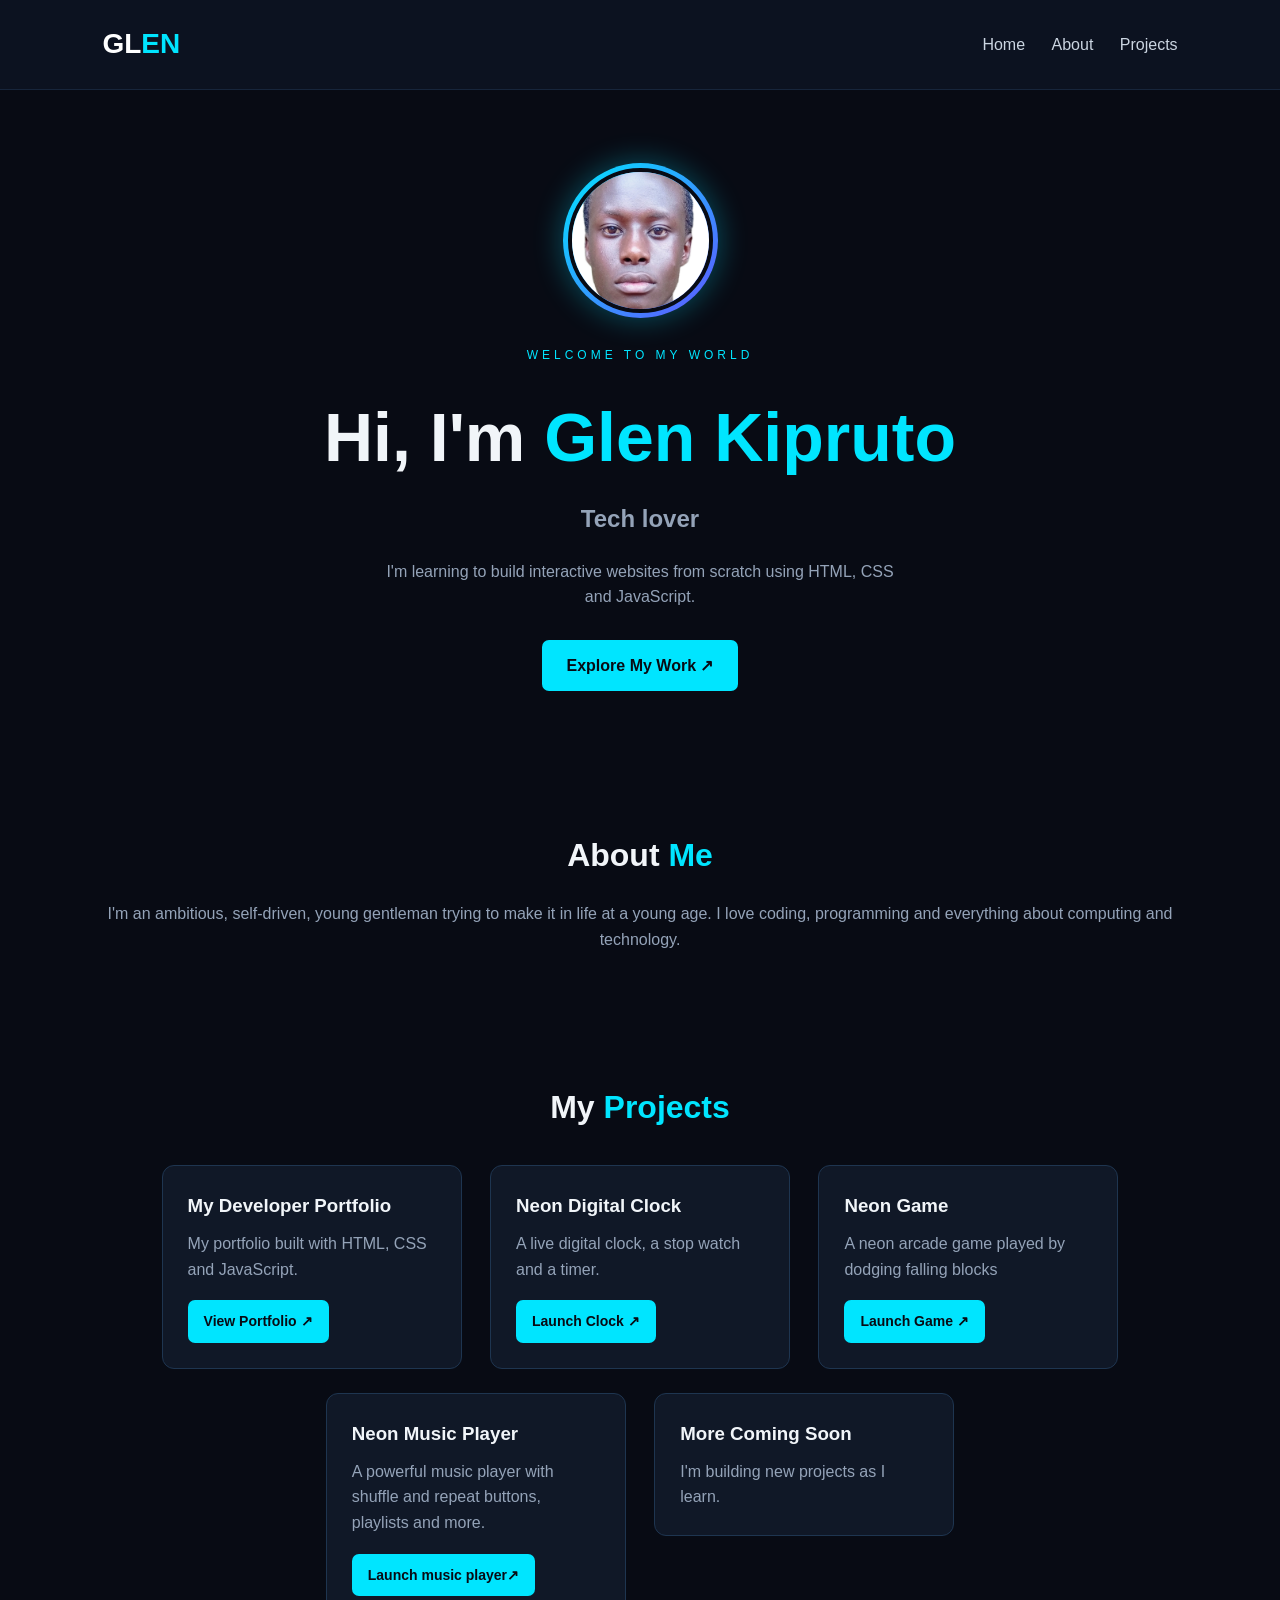
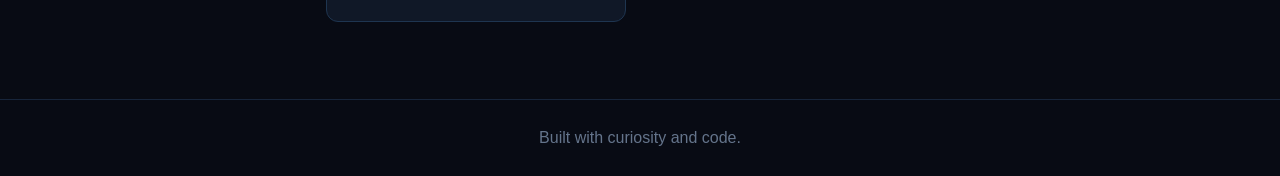
<file: index.html>
<!DOCTYPE html>
<html lang="en">

<head>
    <meta charset="UTF-8">
    <meta name="viewport" content="width=device-width, initial-scale=1.0">
    <title>Glen Kipruto</title>
    <link rel="stylesheet" href="style.css">
</head>

<body>


    <nav class="navbar">
        <h2 class="logo">GL<span>EN</span></h2>

        <button class="menu-toggle" id="menu-toggle" aria-label="Open navigation menu" aria-expanded="false"
            aria-controls="nav-links">
            ☰
        </button>

        <div class="nav-links" id="nav-links">
            <a href="#home">Home</a>
            <a href="#about">About</a>
            <a href="#projects">Projects</a>
        </div>
    </nav>



    <section id="home" class="hero">
        <div class="profile-glow">
            <img src="profile.jpg" alt="My profile photo" class="profile-photo">
        </div>

        <p class="tag">WELCOME TO MY WORLD</p>

        <h1>Hi, I'm <span>Glen Kipruto</span></h1>

        <h2>Tech lover</h2>

        <p class="intro">
            I'm learning to build interactive websites from scratch using HTML, CSS and JavaScript.

        </p>

        <a href="#projects" class="btn">Explore My Work ↗</a>
    </section>


    <section id="about" class="section">
        <h2>About <span>Me</span></h2>
        <p>
            I'm an ambitious, self-driven, young gentleman trying to make it in life at a young age.
            I love coding, programming and everything about computing and technology.
        </p>
    </section>


    <section id="projects" class="section">
        <h2>My <span>Projects</span></h2>

        <div class="project-card">
            <h3>My Developer Portfolio</h3>
            <p>My portfolio built with HTML, CSS and JavaScript.</p>
            <a class="btn project-btn" href="#home">View Portfolio ↗</a>
        </div>

        <div class="project-card">
            <h3>Neon Digital Clock</h3>
            <p>A live digital clock, a stop watch and a timer.</p>
            <a class="btn project-btn" href="clock.html">Launch Clock ↗</a>
        </div>
        <div class="project-card">
            <h3>Neon Game</h3>
            <p>A neon arcade game played by dodging falling blocks</p>
            <a class="btn project-btn" href="game.html">Launch Game ↗</a>
        </div>
        <div class="project-card">
            <h3>Neon Music Player</h3>
            <p>A powerful music player with shuffle and repeat buttons, playlists and more.</p>
            <a class="btn project-btn" href="music.html">Launch music player↗</a>
        </div>

        <div class="project-card">
            <h3>More Coming Soon</h3>
            <p>I'm building new projects as I learn.</p>
        </div>
    </section>

    <footer>
        <p>Built with curiosity and code.</p>
    </footer>

    <script src="script.js"></script>
</body>

</html>
</file>
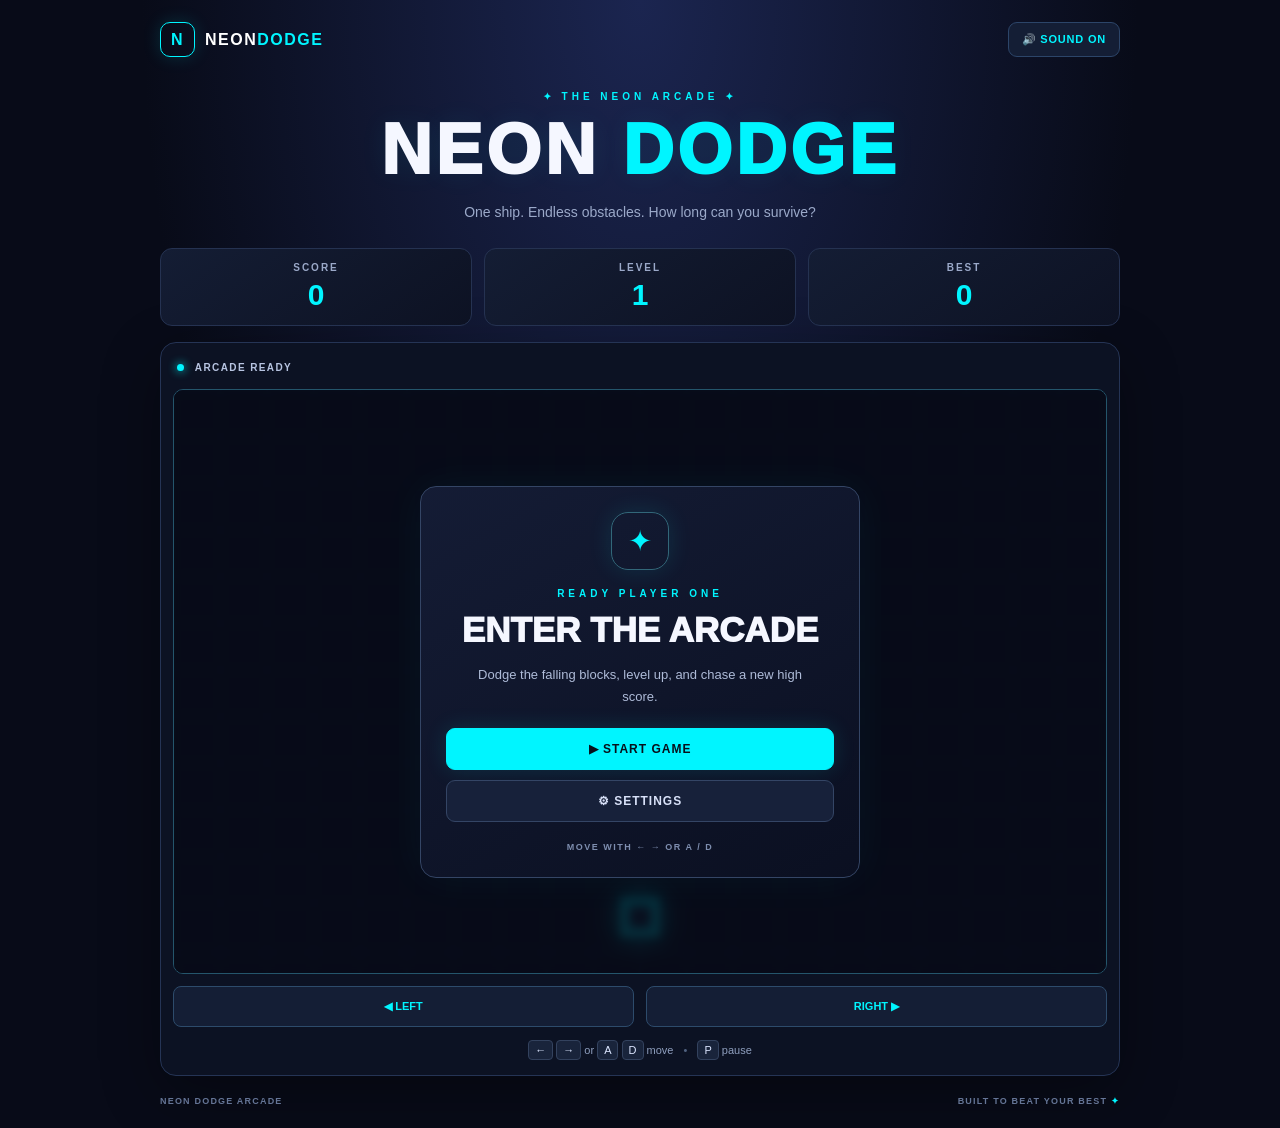
<file: NeonDodgeGame/index.html>
<!DOCTYPE html>
<html lang="en">

<head>
    <meta charset="UTF-8">
    <meta name="viewport" content="width=device-width, initial-scale=1.0">
    <meta name="theme-color" content="#080b18">
    <title>Neon Dodge | Arcade</title>
    <link rel="stylesheet" href="style.css">
    <script src="script.js" defer></script>
</head>

<body>
    <main class="arcade">
        <header class="topbar">
            <a class="brand" href="#" aria-label="Neon Dodge home">
                <span class="brand-icon">N</span>
                <span>NEON<span class="cyan">DODGE</span></span>
            </a>
            <button id="sound-toggle" class="sound-toggle" type="button">
                🔊 SOUND ON
            </button>
        </header>

        <section class="hero">
            <p class="eyebrow">✦ THE NEON ARCADE ✦</p>
            <h1>NEON <span>DODGE</span></h1>
            <p class="subtitle">One ship. Endless obstacles. How long can you survive?</p>
        </section>

        <section class="scoreboard" aria-label="Game statistics">
            <div class="score-box">
                <span>SCORE</span>
                <strong id="score">0</strong>
            </div>
            <div class="score-box">
                <span>LEVEL</span>
                <strong id="level">1</strong>
            </div>
            <div class="score-box">
                <span>BEST</span>
                <strong id="best-score">0</strong>
            </div>
        </section>

        <section class="game-panel">
            <div class="game-topline">
                <span id="game-status"><span class="status-dot"></span> ARCADE READY</span>
                <button id="pause-button" class="small-button" type="button" hidden>
                    Ⅱ PAUSE
                </button>
            </div>

            <div class="canvas-wrap">
                <canvas id="game" width="800" height="500" aria-label="Neon Dodge game area"></canvas>

                <div class="overlay" id="overlay">
                    <div class="menu-card">
                        <div class="menu-symbol" id="menu-symbol">✦</div>
                        <p class="eyebrow" id="overlay-eyebrow">READY PLAYER ONE</p>
                        <h2 id="overlay-title">ENTER THE <span>ARCADE</span></h2>
                        <p id="overlay-message">
                            Dodge the falling blocks, level up, and chase a new high score.
                        </p>

                        <div class="menu-actions">
                            <button id="start-button" class="primary-button" type="button">
                                ▶ START GAME
                            </button>
                            <button id="settings-button" class="secondary-button" type="button">
                                ⚙ SETTINGS
                            </button>
                        </div>

                        <div id="settings-panel" class="settings-panel" hidden>
                            <div class="setting-row">
                                <div>
                                    <strong>Sound effects</strong>
                                    <small>Level-ups and game events</small>
                                </div>
                                <label class="switch">
                                    <input id="sfx-setting" type="checkbox" checked>
                                    <span class="switch-track"></span>
                                </label>
                            </div>
                            <div class="setting-row">
                                <div>
                                    <strong>Arcade ambience</strong>
                                    <small>Soft synthesized background tones</small>
                                </div>
                                <label class="switch">
                                    <input id="music-setting" type="checkbox">
                                    <span class="switch-track"></span>
                                </label>
                            </div>
                            <button id="settings-back" class="secondary-button" type="button">
                                ← BACK
                            </button>
                        </div>

                        <p class="menu-hint" id="menu-hint">
                            MOVE WITH ← → OR A / D
                        </p>
                    </div>
                </div>
            </div>

            <div class="touch-controls">
                <button id="left-button" type="button" aria-label="Move left">◀ LEFT</button>
                <button id="right-button" type="button" aria-label="Move right">RIGHT ▶</button>
            </div>

            <p class="instructions">
                <kbd>←</kbd> <kbd>→</kbd> or <kbd>A</kbd> <kbd>D</kbd> move
                <span>•</span> <kbd>P</kbd> pause
            </p>
        </section>

        <footer>
            <span>NEON DODGE ARCADE</span>
            <span>BUILT TO BEAT YOUR BEST <span class="cyan">✦</span></span>
        </footer>
    </main>
</body>

</html>
</file>
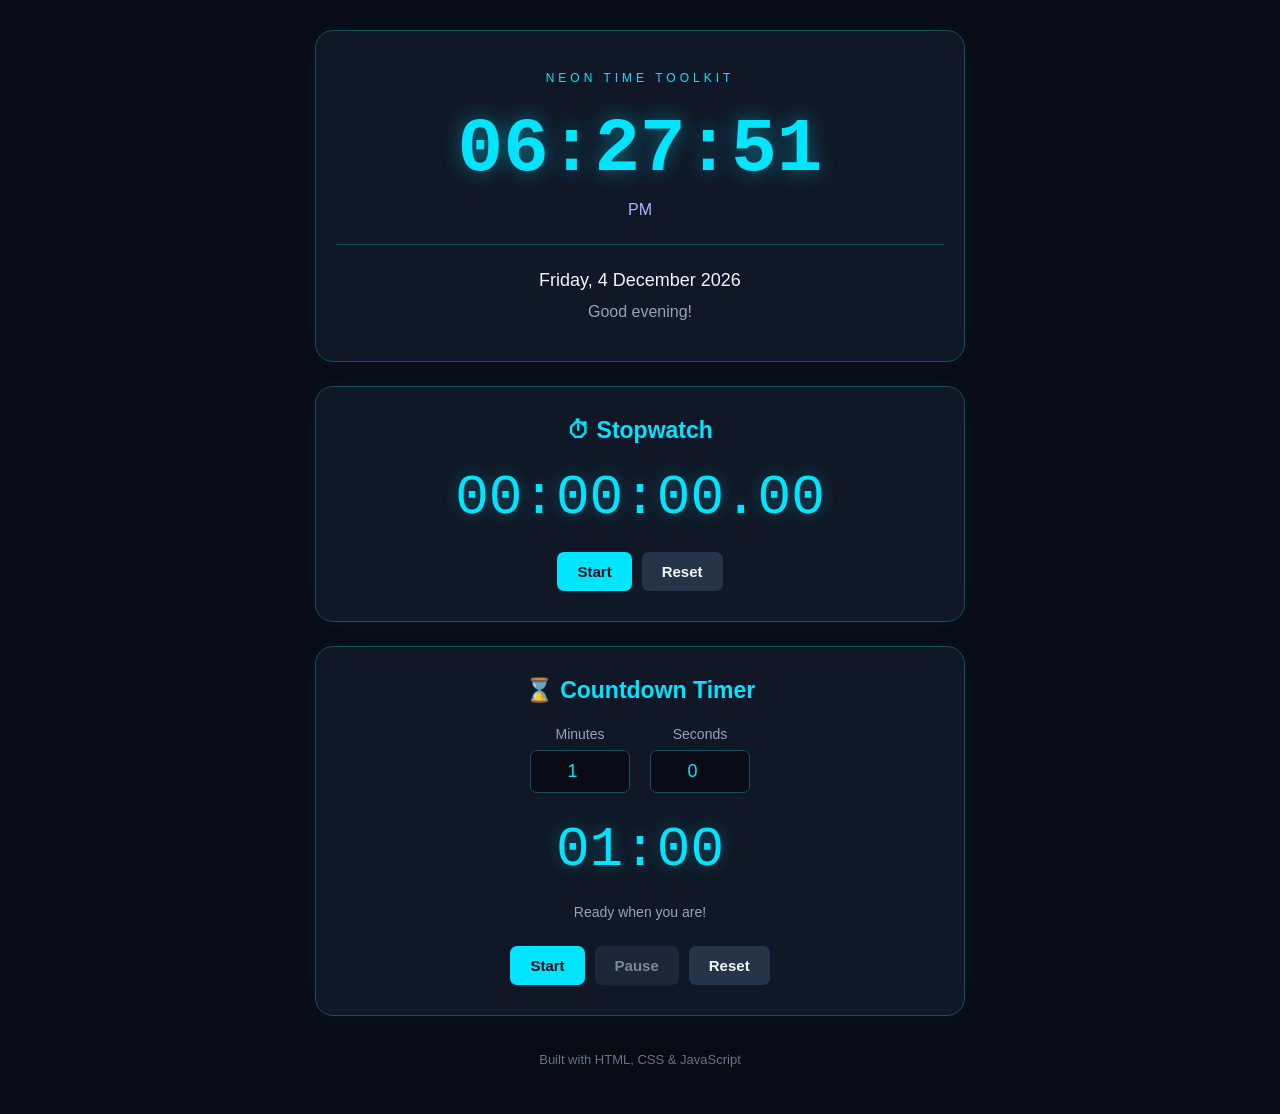
<file: clock.html>
<!DOCTYPE html>
<html lang="en">

<head>
    <meta charset="UTF-8">
    <meta name="viewport" content="width=device-width, initial-scale=1.0">
    <title>Neon Time Toolkit</title>
    <link rel="stylesheet" href="clock.css">
    <script src="clock.js" defer></script>
</head>

<body>

    <main class="app">
        <section class="clock-card">
            <p class="label">NEON TIME TOOLKIT</p>
            <h1 id="time">00:00:00</h1>
            <p id="period">AM</p>
            <div class="divider"></div>
            <p id="date">Loading date...</p>
            <p id="greeting">Welcome!</p>
        </section>

        <section class="tool-card">
            <h2>⏱ Stopwatch</h2>
            <p class="timer-display" id="stopwatch">00:00.00</p>

            <div class="controls">
                <button id="start-stopwatch">Start</button>
                <button id="reset-stopwatch" class="secondary">Reset</button>
            </div>
        </section>

        <section class="tool-card">
            <h2>⌛ Countdown Timer</h2>

            <div class="time-inputs">
                <label>
                    Minutes
                    <input type="number" id="minutes" min="0" max="999" value="1">
                </label>

                <label>
                    Seconds
                    <input type="number" id="seconds" min="0" max="59" value="0">
                </label>
            </div>

            <p class="timer-display" id="countdown">01:00</p>
            <p id="timer-message" role="status">Ready when you are!</p>

            <div class="controls">
                <button id="start-countdown">Start</button>
                <button id="pause-countdown" class="secondary">Pause</button>
                <button id="reset-countdown" class="secondary">Reset</button>
            </div>
        </section>

        <footer>Built with HTML, CSS & JavaScript</footer>
    </main>

</body>

</html>
</file>
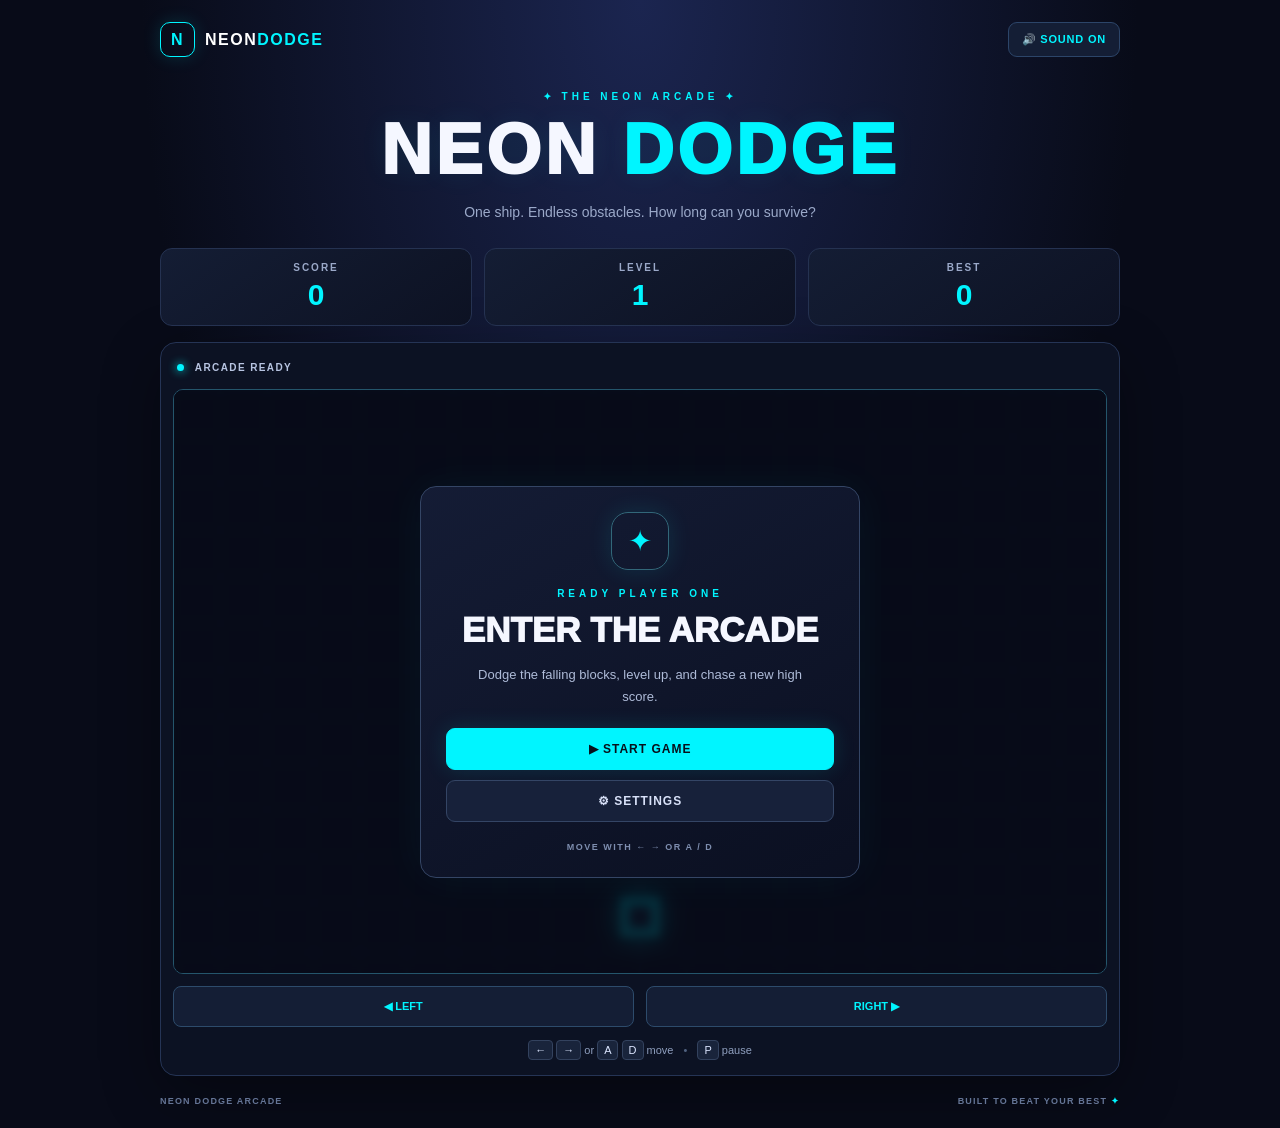
<file: game.html>
<!DOCTYPE html>
<html lang="en">

<head>
    <meta charset="UTF-8">
    <meta name="viewport" content="width=device-width, initial-scale=1.0">
    <meta name="theme-color" content="#080b18">
    <title>Neon Dodge | Arcade</title>
    <link rel="stylesheet" href="game.css">
    <script src="game.js" defer></script>
</head>

<body>
    <main class="arcade">
        <header class="topbar">
            <a class="brand" href="#" aria-label="Neon Dodge home">
                <span class="brand-icon">N</span>
                <span>NEON<span class="cyan">DODGE</span></span>
            </a>
            <button id="sound-toggle" class="sound-toggle" type="button">
                🔊 SOUND ON
            </button>
        </header>

        <section class="hero">
            <p class="eyebrow">✦ THE NEON ARCADE ✦</p>
            <h1>NEON <span>DODGE</span></h1>
            <p class="subtitle">One ship. Endless obstacles. How long can you survive?</p>
        </section>

        <section class="scoreboard" aria-label="Game statistics">
            <div class="score-box">
                <span>SCORE</span>
                <strong id="score">0</strong>
            </div>
            <div class="score-box">
                <span>LEVEL</span>
                <strong id="level">1</strong>
            </div>
            <div class="score-box">
                <span>BEST</span>
                <strong id="best-score">0</strong>
            </div>
        </section>

        <section class="game-panel">
            <div class="game-topline">
                <span id="game-status"><span class="status-dot"></span> ARCADE READY</span>
                <button id="pause-button" class="small-button" type="button" hidden>
                    Ⅱ PAUSE
                </button>
            </div>

            <div class="canvas-wrap">
                <canvas id="game" width="800" height="500" aria-label="Neon Dodge game area"></canvas>

                <div class="overlay" id="overlay">
                    <div class="menu-card">
                        <div class="menu-symbol" id="menu-symbol">✦</div>
                        <p class="eyebrow" id="overlay-eyebrow">READY PLAYER ONE</p>
                        <h2 id="overlay-title">ENTER THE <span>ARCADE</span></h2>
                        <p id="overlay-message">
                            Dodge the falling blocks, level up, and chase a new high score.
                        </p>

                        <div class="menu-actions">
                            <button id="start-button" class="primary-button" type="button">
                                ▶ START GAME
                            </button>
                            <button id="settings-button" class="secondary-button" type="button">
                                ⚙ SETTINGS
                            </button>
                        </div>

                        <div id="settings-panel" class="settings-panel" hidden>
                            <div class="setting-row">
                                <div>
                                    <strong>Sound effects</strong>
                                    <small>Level-ups and game events</small>
                                </div>
                                <label class="switch">
                                    <input id="sfx-setting" type="checkbox" checked>
                                    <span class="switch-track"></span>
                                </label>
                            </div>
                            <div class="setting-row">
                                <div>
                                    <strong>Arcade ambience</strong>
                                    <small>Soft synthesized background tones</small>
                                </div>
                                <label class="switch">
                                    <input id="music-setting" type="checkbox">
                                    <span class="switch-track"></span>
                                </label>
                            </div>
                            <button id="settings-back" class="secondary-button" type="button">
                                ← BACK
                            </button>
                        </div>

                        <p class="menu-hint" id="menu-hint">
                            MOVE WITH ← → OR A / D
                        </p>
                    </div>
                </div>
            </div>

            <div class="touch-controls">
                <button id="left-button" type="button" aria-label="Move left">◀ LEFT</button>
                <button id="right-button" type="button" aria-label="Move right">RIGHT ▶</button>
            </div>

            <p class="instructions">
                <kbd>←</kbd> <kbd>→</kbd> or <kbd>A</kbd> <kbd>D</kbd> move
                <span>•</span> <kbd>P</kbd> pause
            </p>
        </section>

        <footer>
            <span>NEON DODGE ARCADE</span>
            <span>BUILT TO BEAT YOUR BEST <span class="cyan">✦</span></span>
        </footer>
    </main>
</body>

</html>
</file>
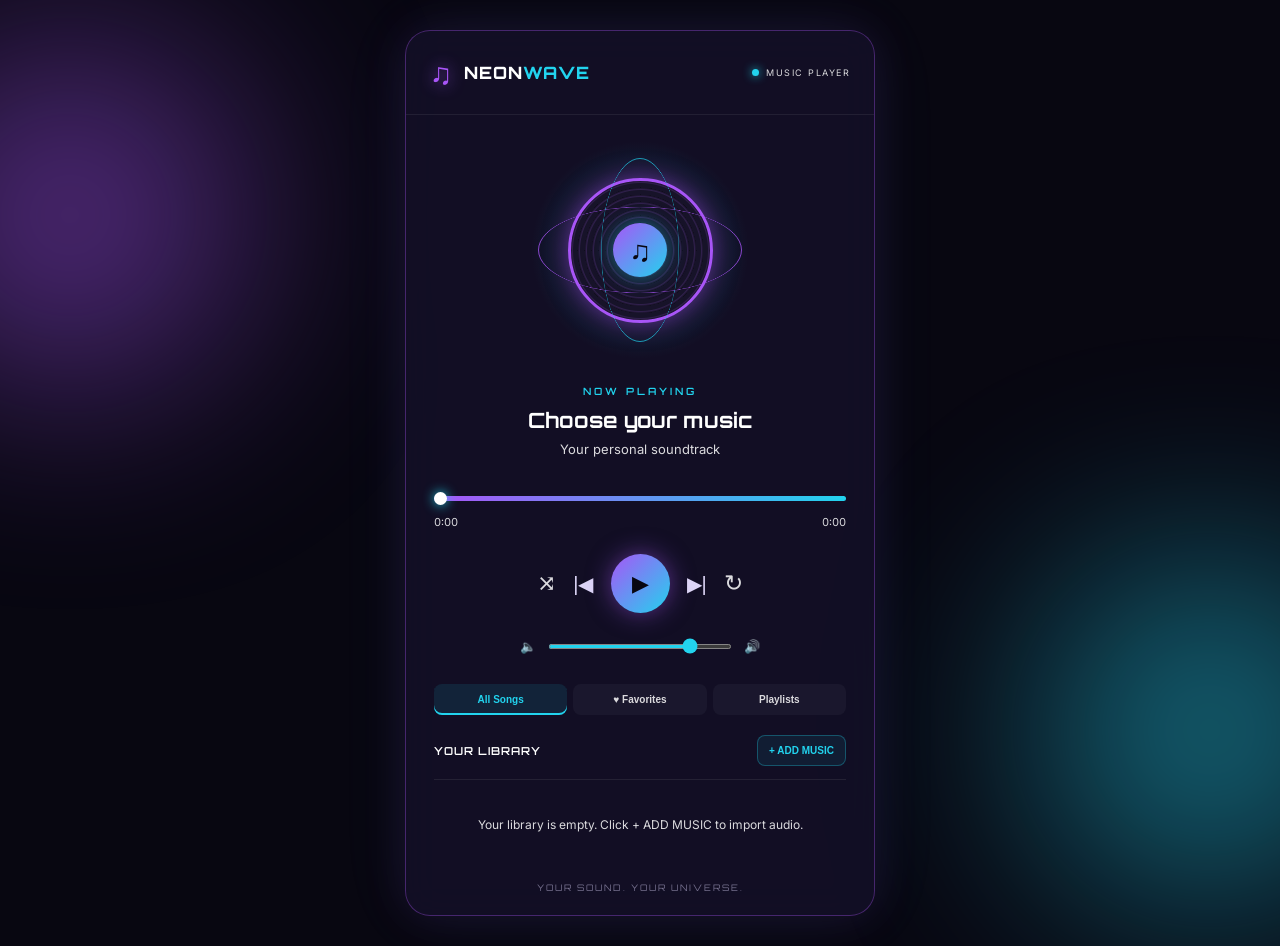
<file: music.html>
<!DOCTYPE html>
<html lang="en">

<head>
    <meta charset="UTF-8">
    <meta name="viewport" content="width=device-width, initial-scale=1.0">
    <title>NeonWave | Music Player</title>
    <link rel="stylesheet" href="music.css">
    <script src="music.js" defer></script>
</head>

<body>
    <div class="background-glow glow-one"></div>
    <div class="background-glow glow-two"></div>

    <main class="player">
        <header class="topbar">
            <div class="brand">
                <span class="brand-icon">♫</span>
                <span>NEON<span class="cyan">WAVE</span></span>
            </div>
            <span class="status"><span></span> MUSIC PLAYER</span>
        </header>

        <section class="content">
            <div class="artwork" id="artwork">
                <div class="art-orbit orbit-one"></div>
                <div class="art-orbit orbit-two"></div>
                <div class="vinyl">
                    <div class="vinyl-center">♫</div>
                </div>
                <div class="equalizer" id="equalizer">
                    <i></i><i></i><i></i><i></i><i></i>
                    <i></i><i></i><i></i><i></i><i></i>
                </div>
            </div>

            <p class="eyebrow">NOW PLAYING</p>
            <h1 id="song-title">Choose your music</h1>
            <p class="artist" id="song-artist">Your personal soundtrack</p>

            <audio id="audio"></audio>

            <div class="progress-section">
                <input type="range" id="progress" min="0" max="100" value="0" aria-label="Song progress">
                <div class="time-row">
                    <span id="current-time">0:00</span>
                    <span id="duration">0:00</span>
                </div>
            </div>

            <div class="controls">
                <button id="shuffle" class="small-control" title="Shuffle">⤨</button>
                <button id="previous" class="control" title="Previous song">|◀</button>
                <button id="play" class="play-button" title="Play">▶</button>
                <button id="next" class="control" title="Next song">▶|</button>
                <button id="repeat" class="small-control" title="Repeat">↻</button>
            </div>

            <div class="volume-row">
                <span>🔈</span>
                <input type="range" id="volume" min="0" max="1" step="0.01" value="0.8" aria-label="Volume">
                <span>🔊</span>
            </div>

            <div class="library">
                <nav class="library-tabs" aria-label="Music library">
                    <button class="library-tab active" data-view="all">
                        All Songs
                    </button>
                    <button class="library-tab" data-view="favorites">
                        ♥ Favorites
                    </button>
                    <button class="library-tab" data-view="playlists">
                        Playlists
                    </button>
                </nav>

                <div id="playlist-panel">
                    <div class="playlist-heading">
                        <h2 id="library-title">YOUR LIBRARY</h2>
                        <button id="add-music">+ ADD MUSIC</button>
                        <input type="file" id="file-picker" accept="audio/*,.mp3,.wav,.ogg,.m4a,.aac,.flac" multiple
                            hidden>
                    </div>

                    <div id="custom-playlists"></div>

                    <div id="playlist" class="playlist">
                        <p class="empty-message">
                            Add your music to start your library.
                        </p>
                    </div>
                </div>
            </div>

            <p class="footer">YOUR SOUND. YOUR UNIVERSE.</p>
        </section>
    </main>

    <dialog id="create-playlist-dialog" class="music-dialog">
        <form id="create-playlist-form">
            <h2>Create a playlist</h2>
            <label for="new-playlist-name">Playlist name</label>
            <input id="new-playlist-name" maxlength="50" placeholder="e.g. My Chill Mix" required>
            <div class="dialog-actions">
                <button type="button" id="cancel-playlist">Cancel</button>
                <button type="submit" class="dialog-primary">Create</button>
            </div>
        </form>
    </dialog>

    <dialog id="add-to-playlist-dialog" class="music-dialog">
        <form id="add-to-playlist-form">
            <h2>Add to playlist</h2>
            <p id="selected-song-name"></p>
            <label for="target-playlist">Choose a playlist</label>
            <select id="target-playlist" required></select>
            <div class="dialog-actions">
                <button type="button" id="cancel-add">Cancel</button>
                <button type="submit" class="dialog-primary">Add song</button>
            </div>
        </form>
    </dialog>
</body>

</html>
</file>
<file: style.css>
* {
    margin: 0;
    padding: 0;
    box-sizing: border-box;
}

html {
    scroll-behavior: smooth;
}

body {
    background: #080b14;
    color: #f1f5f9;
    font-family: Arial, sans-serif;
    line-height: 1.6;
}

span {
    color: #00e5ff;
}

.navbar {
    display: flex;
    justify-content: space-between;
    align-items: center;
    padding: 22px 8%;
    background: #0c1220;
    border-bottom: 1px solid #17253b;
}

.logo {
    font-size: 28px;
    color: white;
}

.nav-links a {
    color: #cbd5e1;
    text-decoration: none;
    margin-left: 22px;
}

.nav-links a:hover {
    color: #00e5ff;
}

.hero {
    min-height: 75vh;
    display: flex;
    flex-direction: column;
    justify-content: center;
    align-items: center;
    text-align: center;
    padding: 60px 20px;
}

.tag {
    color: #00e5ff;
    letter-spacing: 4px;
    font-size: 12px;
    margin-bottom: 18px;
}

.hero h1 {
    font-size: clamp(38px, 7vw, 68px);
    margin-bottom: 8px;
}

.hero h2 {
    color: #94a3b8;
    font-size: 24px;
}

.intro {
    max-width: 520px;
    margin: 20px 0 30px;
    color: #94a3b8;
}

.btn {
    padding: 13px 25px;
    background: #00e5ff;
    color: #080b14;
    text-decoration: none;
    border-radius: 7px;
    font-weight: bold;
    transition: 0.3s;
}

.btn:hover {
    box-shadow: 0 0 25px #00e5ff80;
    transform: translateY(-3px);
}

.section {
    padding: 65px 8%;
    text-align: center;
}

.section h2 {
    font-size: 32px;
    margin-bottom: 20px;
}

.section>p {
    color: #94a3b8;
}

.project-card {
    display: inline-block;
    vertical-align: top;
    text-align: left;
    background: #101827;
    border: 1px solid #1e3550;
    border-radius: 12px;
    padding: 25px;
    margin: 12px;
    width: min(100%, 300px);
    transition: 0.3s;
}

.project-card:hover {
    border-color: #00e5ff;
    transform: translateY(-5px);
}

.project-card p {
    color: #94a3b8;
    margin-top: 10px;
}

footer {
    text-align: center;
    padding: 25px;
    color: #64748b;
    border-top: 1px solid #17253b;
}

/* Profile photo */
.profile-glow {
    width: 155px;
    height: 155px;
    padding: 5px;
    border-radius: 50%;
    margin-bottom: 28px;
    background: linear-gradient(135deg, #00e5ff, #6155ff);
    box-shadow: 0 0 30px #00e5ff55;
    animation: float 3s ease-in-out infinite;
}

.profile-photo {
    width: 100%;
    height: 100%;
    border-radius: 50%;
    object-fit: cover;
    border: 4px solid #080b14;
}

/* Entrance animation */
.hero>* {
    animation: appear 0.8s ease both;
}

.hero>*:nth-child(2) {
    animation-delay: 0.15s;
}

.hero>*:nth-child(3) {
    animation-delay: 0.3s;
}

.hero>*:nth-child(4) {
    animation-delay: 0.45s;
}

.hero>*:nth-child(5) {
    animation-delay: 0.6s;
}

@keyframes appear {
    from {
        opacity: 0;
        transform: translateY(20px);
    }

    to {
        opacity: 1;
        transform: translateY(0);
    }
}

@keyframes float {

    0%,
    100% {
        transform: translateY(0);
    }

    50% {
        transform: translateY(-8px);
    }
}

/* Respect reduced-motion preferences */
@media (prefers-reduced-motion: reduce) {

    *,
    *::before,
    *::after {
        animation: none !important;
        scroll-behavior: auto !important;
    }
}

/* Mobile menu button */
.menu-toggle {
    display: none;
    background: transparent;
    color: #00e5ff;
    border: 1px solid #00e5ff;
    border-radius: 6px;
    padding: 5px 12px;
    font-size: 25px;
    cursor: pointer;
}

/* Phone and small tablet layout */
@media (max-width: 600px) {
    .navbar {
        position: relative;
        flex-wrap: wrap;
    }

    .menu-toggle {
        display: block;
    }

    .nav-links {
        display: none;
        flex-direction: column;
        gap: 18px;
        width: 100%;
        padding-top: 20px;
    }

    .nav-links a {
        margin-left: 0;
    }

    .nav-links.open {
        display: flex;
    }
}

.project-btn {
    display: inline-block;
    margin-top: 18px;
    font-size: 14px;
    padding: 10px 16px;
}

.project-card .project-btn {
    color: #080b14;
}

.project-card .project-btn:hover {
    color: #080b14;
}
</file>
<file: NeonDodgeGame/style.css>
* {
    box-sizing: border-box;
}

:root {
    color-scheme: dark;
    --bg: #080b18;
    --panel: #10162a;
    --cyan: #00f5ff;
    --purple: #a855f7;
    --muted: #9ba9c9;
    --line: #253251;
}

body {
    margin: 0;
    min-height: 100vh;
    padding: 22px 14px;
    background:
        radial-gradient(ellipse at 50% 0%, #1b2550 0%, transparent 55%),
        var(--bg);
    color: #f5f7ff;
    font-family: "Segoe UI", Arial, sans-serif;
}

button {
    font: inherit;
    cursor: pointer;
    transition: transform .16s, box-shadow .16s, border-color .16s;
}

button:hover {
    transform: translateY(-2px);
}

button:focus-visible,
a:focus-visible,
input:focus-visible {
    outline: 2px solid var(--cyan);
    outline-offset: 4px;
}

.overlay.hidden {
    display: none !important;
}

.arcade {
    width: min(960px, 100%);
    margin: 0 auto;
}

.topbar,
.brand,
.scoreboard,
.game-topline,
.setting-row,
footer {
    display: flex;
    align-items: center;
    justify-content: space-between;
}

.topbar {
    margin-bottom: 34px;
}

.brand {
    gap: 10px;
    color: #fff;
    text-decoration: none;
    font-weight: 900;
    letter-spacing: 1.5px;
}

.brand-icon {
    display: grid;
    place-items: center;
    width: 35px;
    height: 35px;
    border: 1px solid var(--cyan);
    border-radius: 10px;
    color: var(--cyan);
    box-shadow: 0 0 18px #00f5ff25;
}

.cyan,
h1 span {
    color: var(--cyan);
}

.sound-toggle,
.small-button {
    background: #141e35;
    color: var(--cyan);
    border: 1px solid #2c4569;
    border-radius: 9px;
    padding: 10px 13px;
    font-size: 11px;
    font-weight: 800;
    letter-spacing: .8px;
}

.hero {
    text-align: center;
    margin-bottom: 25px;
}

.eyebrow {
    color: var(--cyan);
    letter-spacing: 4px;
    font-size: 10px;
    font-weight: 900;
    margin: 0 0 10px;
}

h1 {
    margin: 0;
    font-size: clamp(38px, 8vw, 70px);
    font-weight: 950;
    letter-spacing: 4px;
    line-height: 1.1;
    text-shadow: 0 0 28px #00f5ff13;
}

.subtitle {
    color: var(--muted);
    font-size: 14px;
    line-height: 1.6;
    margin: 12px auto 0;
}

.scoreboard {
    gap: 12px;
    margin-bottom: 16px;
}

.score-box {
    flex: 1;
    min-width: 0;
    text-align: center;
    padding: 13px 8px;
    border: 1px solid var(--line);
    border-radius: 12px;
    background: linear-gradient(145deg, #141d34, #0d1223);
}

.score-box span {
    display: block;
    color: var(--muted);
    font-size: 10px;
    font-weight: 800;
    letter-spacing: 2px;
}

.score-box strong {
    display: block;
    color: var(--cyan);
    font-size: clamp(22px, 4vw, 30px);
    margin-top: 5px;
    font-variant-numeric: tabular-nums;
}

.game-panel {
    padding: 12px;
    background: #0c1223;
    border: 1px solid #253455;
    border-radius: 16px;
    box-shadow: 0 18px 60px #0005;
}

.game-topline {
    min-height: 34px;
    padding: 0 4px 10px;
    color: #b7c4e1;
    font-size: 10px;
    font-weight: 800;
    letter-spacing: 1.4px;
}

.status-dot {
    display: inline-block;
    width: 7px;
    height: 7px;
    margin-right: 7px;
    border-radius: 50%;
    background: var(--cyan);
    box-shadow: 0 0 10px var(--cyan);
}

.canvas-wrap {
    position: relative;
    overflow: hidden;
    width: 100%;
    border: 1px solid #24556b;
    border-radius: 10px;
    background: #080d1b;
}

canvas {
    display: block;
    width: 100%;
    height: auto;
}

.overlay {
    position: absolute;
    inset: 0;
    display: flex;
    align-items: center;
    justify-content: center;
    overflow-y: auto;
    padding: 16px;
    background: #080b18d9;
    backdrop-filter: blur(5px);
}

.menu-card {
    width: min(440px, 100%);
    max-height: 100%;
    overflow-y: auto;
    text-align: center;
    padding: 25px;
    border: 1px solid #344565;
    border-radius: 16px;
    background: linear-gradient(150deg, #151d36f5, #0b1021f7);
    box-shadow: 0 0 45px #00f5ff0c;
}

.menu-symbol {
    display: grid;
    place-items: center;
    width: 58px;
    height: 58px;
    margin: 0 auto 18px;
    border: 1px solid #326779;
    border-radius: 17px;
    color: var(--cyan);
    font-size: 29px;
    box-shadow: 0 0 25px #00f5ff1c;
}

.menu-card h2 {
    margin: 0;
    font-size: clamp(24px, 5vw, 35px);
    line-height: 1.2;
    font-weight: 950;
}

.menu-card h2 span {
    color: var(--cyan);
}

#overlay-message {
    max-width: 340px;
    margin: 13px auto 20px;
    color: #aebbd8;
    font-size: 13px;
    line-height: 1.7;
}

.menu-actions {
    display: grid;
    gap: 10px;
}

.primary-button,
.secondary-button {
    width: 100%;
    border-radius: 9px;
    padding: 13px 16px;
    font-size: 12px;
    font-weight: 900;
    letter-spacing: 1px;
}

.primary-button {
    background: var(--cyan);
    color: #07101b;
    border: 1px solid var(--cyan);
    box-shadow: 0 0 22px #00f5ff20;
}

.primary-button:hover {
    box-shadow: 0 0 26px #00f5ff55;
}

.secondary-button {
    color: #d8e1f8;
    background: #17213a;
    border: 1px solid #344565;
}

.menu-hint {
    margin: 20px 0 0;
    color: #7e8eaf;
    font-size: 9px;
    font-weight: 800;
    letter-spacing: 1.5px;
}

.settings-panel {
    text-align: left;
    margin-top: 18px;
}

.setting-row {
    gap: 12px;
    padding: 14px 0;
    border-bottom: 1px solid #27344d;
}

.setting-row strong,
.setting-row small {
    display: block;
}

.setting-row strong {
    font-size: 13px;
}

.setting-row small {
    color: var(--muted);
    font-size: 11px;
    margin-top: 5px;
    line-height: 1.4;
}

.switch {
    position: relative;
    flex: 0 0 auto;
    width: 43px;
    height: 24px;
}

.switch input {
    position: absolute;
    opacity: 0;
    width: 1px;
    height: 1px;
}

.switch-track {
    position: absolute;
    inset: 0;
    cursor: pointer;
    border-radius: 20px;
    background: #37415a;
    transition: .2s;
}

.switch-track::before {
    content: "";
    position: absolute;
    width: 18px;
    height: 18px;
    top: 3px;
    left: 3px;
    border-radius: 50%;
    background: #fff;
    transition: .2s;
}

.switch input:checked+.switch-track {
    background: #087d8b;
}

.switch input:checked+.switch-track::before {
    transform: translateX(19px);
    background: var(--cyan);
}

#settings-back {
    margin-top: 16px;
}

.touch-controls {
    display: flex;
    gap: 12px;
    margin-top: 12px;
}

.touch-controls button {
    flex: 1;
    padding: 13px;
    color: var(--cyan);
    background: #141e35;
    border: 1px solid #2d4b6b;
    border-radius: 8px;
    font-size: 11px;
    font-weight: 900;
    touch-action: none;
    user-select: none;
}

.instructions {
    margin: 13px 0 3px;
    color: #8f9fbe;
    text-align: center;
    font-size: 11px;
}

.instructions span {
    margin: 0 7px;
    color: #50617f;
}

kbd {
    display: inline-block;
    padding: 3px 6px;
    color: #dce6ff;
    background: #19243b;
    border: 1px solid #33425e;
    border-radius: 4px;
    font: inherit;
}

footer {
    gap: 10px;
    flex-wrap: wrap;
    margin-top: 20px;
    color: #657596;
    font-size: 9px;
    font-weight: 800;
    letter-spacing: 1.2px;
}

@media (max-width: 520px) {
    body {
        padding: 14px 9px;
    }

    .topbar {
        margin-bottom: 26px;
    }

    .hero {
        margin-bottom: 19px;
    }

    .game-panel {
        padding: 7px;
    }

    .menu-card {
        padding: 15px;
    }

    .menu-symbol {
        width: 42px;
        height: 42px;
        margin-bottom: 10px;
        font-size: 22px;
    }

    #overlay-message {
        margin: 9px auto 13px;
        font-size: 12px;
    }

    .menu-hint {
        margin-top: 12px;
    }

    .scoreboard {
        gap: 7px;
    }

    .score-box span {
        font-size: 9px;
        letter-spacing: 1px;
    }

    footer {
        justify-content: center;
    }
}

@media (prefers-reduced-motion: reduce) {

    *,
    *::before,
    *::after {
        transition: none !important;
    }
}
</file>
<file: clock.css>
* {
    margin: 0;
    padding: 0;
    box-sizing: border-box;
}

body {
    min-height: 100vh;
    padding: 30px 16px;
    background: #080b14;
    color: #f1f5f9;
    font-family: Arial, sans-serif;
}

.app {
    width: 100%;
    max-width: 650px;
    margin: auto;
}

.clock-card,
.tool-card {
    background: #101827;
    border: 1px solid #164e63;
    border-radius: 18px;
    padding: 30px 20px;
    text-align: center;
    margin-bottom: 24px;
    box-shadow: 0 0 25px #00e5ff10;
}

.clock-card {
    padding: 40px 20px;
}

.label {
    color: #00e5ff;
    letter-spacing: 4px;
    font-size: 12px;
    margin-bottom: 22px;
}

#time {
    color: #00e5ff;
    font-size: clamp(42px, 10vw, 76px);
    font-family: monospace;
    text-shadow: 0 0 20px #00e5ff70;
    font-variant-numeric: tabular-nums;
}

#period {
    color: #a5b4fc;
    margin-top: 8px;
}

.divider {
    height: 1px;
    background: #164e63;
    margin: 25px 0;
}

#date {
    font-size: 18px;
}

#greeting {
    color: #94a3b8;
    margin-top: 12px;
}

.tool-card h2 {
    color: #00e5ff;
    margin-bottom: 22px;
    font-size: 23px;
}

.timer-display {
    font-family: monospace;
    font-size: clamp(38px, 9vw, 56px);
    font-variant-numeric: tabular-nums;
    color: #00e5ff;
    text-shadow: 0 0 15px #00e5ff50;
    margin-bottom: 22px;
}

.controls {
    display: flex;
    justify-content: center;
    flex-wrap: wrap;
    gap: 10px;
    margin-top: 20px;
}

button {
    background: #00e5ff;
    color: #080b14;
    border: none;
    border-radius: 7px;
    padding: 11px 20px;
    font-size: 15px;
    font-weight: bold;
    cursor: pointer;
}

button:hover {
    box-shadow: 0 0 16px #00e5ff60;
}

button:focus-visible,
input:focus-visible {
    outline: 2px solid white;
    outline-offset: 3px;
}

button:disabled {
    opacity: 0.5;
    cursor: not-allowed;
}

button.secondary {
    background: #263449;
    color: #f1f5f9;
}

.time-inputs {
    display: flex;
    justify-content: center;
    flex-wrap: wrap;
    gap: 20px;
    margin-bottom: 25px;
}

.time-inputs label {
    display: flex;
    flex-direction: column;
    gap: 8px;
    color: #94a3b8;
    font-size: 14px;
}

.time-inputs input {
    width: 100px;
    padding: 10px;
    background: #080b14;
    color: #00e5ff;
    border: 1px solid #164e63;
    border-radius: 7px;
    font-size: 18px;
    text-align: center;
}

#timer-message {
    color: #94a3b8;
    min-height: 22px;
    font-size: 14px;
}

footer {
    text-align: center;
    padding: 12px;
    color: #64748b;
    font-size: 13px;
}

@media (max-width: 400px) {

    .clock-card,
    .tool-card {
        padding: 25px 12px;
    }

    .controls button {
        padding: 10px 14px;
    }
}
</file>
<file: game.css>
* {
    box-sizing: border-box;
}

:root {
    color-scheme: dark;
    --bg: #080b18;
    --panel: #10162a;
    --cyan: #00f5ff;
    --purple: #a855f7;
    --muted: #9ba9c9;
    --line: #253251;
}

body {
    margin: 0;
    min-height: 100vh;
    padding: 22px 14px;
    background:
        radial-gradient(ellipse at 50% 0%, #1b2550 0%, transparent 55%),
        var(--bg);
    color: #f5f7ff;
    font-family: "Segoe UI", Arial, sans-serif;
}

button {
    font: inherit;
    cursor: pointer;
    transition: transform .16s, box-shadow .16s, border-color .16s;
}

button:hover {
    transform: translateY(-2px);
}

button:focus-visible,
a:focus-visible,
input:focus-visible {
    outline: 2px solid var(--cyan);
    outline-offset: 4px;
}

.overlay.hidden {
    display: none !important;
}

.arcade {
    width: min(960px, 100%);
    margin: 0 auto;
}

.topbar,
.brand,
.scoreboard,
.game-topline,
.setting-row,
footer {
    display: flex;
    align-items: center;
    justify-content: space-between;
}

.topbar {
    margin-bottom: 34px;
}

.brand {
    gap: 10px;
    color: #fff;
    text-decoration: none;
    font-weight: 900;
    letter-spacing: 1.5px;
}

.brand-icon {
    display: grid;
    place-items: center;
    width: 35px;
    height: 35px;
    border: 1px solid var(--cyan);
    border-radius: 10px;
    color: var(--cyan);
    box-shadow: 0 0 18px #00f5ff25;
}

.cyan,
h1 span {
    color: var(--cyan);
}

.sound-toggle,
.small-button {
    background: #141e35;
    color: var(--cyan);
    border: 1px solid #2c4569;
    border-radius: 9px;
    padding: 10px 13px;
    font-size: 11px;
    font-weight: 800;
    letter-spacing: .8px;
}

.hero {
    text-align: center;
    margin-bottom: 25px;
}

.eyebrow {
    color: var(--cyan);
    letter-spacing: 4px;
    font-size: 10px;
    font-weight: 900;
    margin: 0 0 10px;
}

h1 {
    margin: 0;
    font-size: clamp(38px, 8vw, 70px);
    font-weight: 950;
    letter-spacing: 4px;
    line-height: 1.1;
    text-shadow: 0 0 28px #00f5ff13;
}

.subtitle {
    color: var(--muted);
    font-size: 14px;
    line-height: 1.6;
    margin: 12px auto 0;
}

.scoreboard {
    gap: 12px;
    margin-bottom: 16px;
}

.score-box {
    flex: 1;
    min-width: 0;
    text-align: center;
    padding: 13px 8px;
    border: 1px solid var(--line);
    border-radius: 12px;
    background: linear-gradient(145deg, #141d34, #0d1223);
}

.score-box span {
    display: block;
    color: var(--muted);
    font-size: 10px;
    font-weight: 800;
    letter-spacing: 2px;
}

.score-box strong {
    display: block;
    color: var(--cyan);
    font-size: clamp(22px, 4vw, 30px);
    margin-top: 5px;
    font-variant-numeric: tabular-nums;
}

.game-panel {
    padding: 12px;
    background: #0c1223;
    border: 1px solid #253455;
    border-radius: 16px;
    box-shadow: 0 18px 60px #0005;
}

.game-topline {
    min-height: 34px;
    padding: 0 4px 10px;
    color: #b7c4e1;
    font-size: 10px;
    font-weight: 800;
    letter-spacing: 1.4px;
}

.status-dot {
    display: inline-block;
    width: 7px;
    height: 7px;
    margin-right: 7px;
    border-radius: 50%;
    background: var(--cyan);
    box-shadow: 0 0 10px var(--cyan);
}

.canvas-wrap {
    position: relative;
    overflow: hidden;
    width: 100%;
    border: 1px solid #24556b;
    border-radius: 10px;
    background: #080d1b;
}

canvas {
    display: block;
    width: 100%;
    height: auto;
}

.overlay {
    position: absolute;
    inset: 0;
    display: flex;
    align-items: center;
    justify-content: center;
    overflow-y: auto;
    padding: 16px;
    background: #080b18d9;
    backdrop-filter: blur(5px);
}

.menu-card {
    width: min(440px, 100%);
    max-height: 100%;
    overflow-y: auto;
    text-align: center;
    padding: 25px;
    border: 1px solid #344565;
    border-radius: 16px;
    background: linear-gradient(150deg, #151d36f5, #0b1021f7);
    box-shadow: 0 0 45px #00f5ff0c;
}

.menu-symbol {
    display: grid;
    place-items: center;
    width: 58px;
    height: 58px;
    margin: 0 auto 18px;
    border: 1px solid #326779;
    border-radius: 17px;
    color: var(--cyan);
    font-size: 29px;
    box-shadow: 0 0 25px #00f5ff1c;
}

.menu-card h2 {
    margin: 0;
    font-size: clamp(24px, 5vw, 35px);
    line-height: 1.2;
    font-weight: 950;
}

.menu-card h2 span {
    color: var(--cyan);
}

#overlay-message {
    max-width: 340px;
    margin: 13px auto 20px;
    color: #aebbd8;
    font-size: 13px;
    line-height: 1.7;
}

.menu-actions {
    display: grid;
    gap: 10px;
}

.primary-button,
.secondary-button {
    width: 100%;
    border-radius: 9px;
    padding: 13px 16px;
    font-size: 12px;
    font-weight: 900;
    letter-spacing: 1px;
}

.primary-button {
    background: var(--cyan);
    color: #07101b;
    border: 1px solid var(--cyan);
    box-shadow: 0 0 22px #00f5ff20;
}

.primary-button:hover {
    box-shadow: 0 0 26px #00f5ff55;
}

.secondary-button {
    color: #d8e1f8;
    background: #17213a;
    border: 1px solid #344565;
}

.menu-hint {
    margin: 20px 0 0;
    color: #7e8eaf;
    font-size: 9px;
    font-weight: 800;
    letter-spacing: 1.5px;
}

.settings-panel {
    text-align: left;
    margin-top: 18px;
}

.setting-row {
    gap: 12px;
    padding: 14px 0;
    border-bottom: 1px solid #27344d;
}

.setting-row strong,
.setting-row small {
    display: block;
}

.setting-row strong {
    font-size: 13px;
}

.setting-row small {
    color: var(--muted);
    font-size: 11px;
    margin-top: 5px;
    line-height: 1.4;
}

.switch {
    position: relative;
    flex: 0 0 auto;
    width: 43px;
    height: 24px;
}

.switch input {
    position: absolute;
    opacity: 0;
    width: 1px;
    height: 1px;
}

.switch-track {
    position: absolute;
    inset: 0;
    cursor: pointer;
    border-radius: 20px;
    background: #37415a;
    transition: .2s;
}

.switch-track::before {
    content: "";
    position: absolute;
    width: 18px;
    height: 18px;
    top: 3px;
    left: 3px;
    border-radius: 50%;
    background: #fff;
    transition: .2s;
}

.switch input:checked+.switch-track {
    background: #087d8b;
}

.switch input:checked+.switch-track::before {
    transform: translateX(19px);
    background: var(--cyan);
}

#settings-back {
    margin-top: 16px;
}

.touch-controls {
    display: flex;
    gap: 12px;
    margin-top: 12px;
}

.touch-controls button {
    flex: 1;
    padding: 13px;
    color: var(--cyan);
    background: #141e35;
    border: 1px solid #2d4b6b;
    border-radius: 8px;
    font-size: 11px;
    font-weight: 900;
    touch-action: none;
    user-select: none;
}

.instructions {
    margin: 13px 0 3px;
    color: #8f9fbe;
    text-align: center;
    font-size: 11px;
}

.instructions span {
    margin: 0 7px;
    color: #50617f;
}

kbd {
    display: inline-block;
    padding: 3px 6px;
    color: #dce6ff;
    background: #19243b;
    border: 1px solid #33425e;
    border-radius: 4px;
    font: inherit;
}

footer {
    gap: 10px;
    flex-wrap: wrap;
    margin-top: 20px;
    color: #657596;
    font-size: 9px;
    font-weight: 800;
    letter-spacing: 1.2px;
}

@media (max-width: 520px) {
    body {
        padding: 14px 9px;
    }

    .topbar {
        margin-bottom: 26px;
    }

    .hero {
        margin-bottom: 19px;
    }

    .game-panel {
        padding: 7px;
    }

    .menu-card {
        padding: 15px;
    }

    .menu-symbol {
        width: 42px;
        height: 42px;
        margin-bottom: 10px;
        font-size: 22px;
    }

    #overlay-message {
        margin: 9px auto 13px;
        font-size: 12px;
    }

    .menu-hint {
        margin-top: 12px;
    }

    .scoreboard {
        gap: 7px;
    }

    .score-box span {
        font-size: 9px;
        letter-spacing: 1px;
    }

    footer {
        justify-content: center;
    }
}

@media (prefers-reduced-motion: reduce) {

    *,
    *::before,
    *::after {
        transition: none !important;
    }
}
</file>
<file: music.css>
@import url('https://fonts.googleapis.com/css2?family=Orbitron:wght@400;500;600;700;800&family=Inter:wght@400;500;600;700&display=swap');

:root {
    --purple: #a855f7;
    --cyan: #22d3ee;
    --bg: #080711;
    --panel: rgba(20, 17, 39, 0.88);
    --muted: #dbdade;
}

* {
    box-sizing: border-box;
    margin: 0;
    padding: 0;
}

body {
    min-height: 100vh;
    padding: 30px 16px;
    display: flex;
    justify-content: center;
    align-items: center;
    overflow-x: hidden;
    background: var(--bg);
    color: #fff;
    font-family: 'Inter', sans-serif;
    position: relative;
}

.background-glow {
    position: fixed;
    width: 340px;
    height: 340px;
    border-radius: 50%;
    filter: blur(110px);
    opacity: 0.5;
    pointer-events: none;
    z-index: -1;
}

.glow-one {
    background: var(--purple);
    top: 5%;
    left: -100px;
}

.glow-two {
    background: var(--cyan);
    bottom: 0;
    right: -100px;
}

.player {
    width: 100%;
    max-width: 470px;
    background: var(--panel);
    border: 1px solid rgba(168, 85, 247, 0.35);
    border-radius: 25px;
    overflow: hidden;
    box-shadow:
        0 0 45px rgba(168, 85, 247, 0.12),
        0 0 80px rgba(34, 211, 238, 0.05);
    backdrop-filter: blur(18px);
}

.topbar {
    display: flex;
    align-items: center;
    justify-content: space-between;
    padding: 23px 24px;
    border-bottom: 1px solid rgba(255, 255, 255, 0.07);
    gap: 10px;
}

.brand {
    display: flex;
    align-items: center;
    gap: 10px;
    font: 800 17px 'Orbitron', sans-serif;
    letter-spacing: 1px;
}

.brand-icon {
    color: var(--purple);
    font-size: 30px;
    text-shadow: 0 0 15px var(--purple);
}

.cyan {
    color: var(--cyan);
}

.status {
    display: flex;
    align-items: center;
    gap: 7px;
    color: var(--muted);
    font-size: 9px;
    letter-spacing: 1.5px;
}

.status span {
    width: 7px;
    height: 7px;
    border-radius: 50%;
    background: var(--cyan);
    box-shadow: 0 0 10px var(--cyan);
}

.content {
    padding: 25px 28px 22px;
    text-align: center;
}

.artwork {
    width: 220px;
    height: 220px;
    margin: 0 auto 25px;
    position: relative;
    display: grid;
    place-items: center;
    border-radius: 50%;
    background: radial-gradient(circle,
            rgba(168, 85, 247, 0.18),
            rgba(34, 211, 238, 0.04) 60%,
            transparent 70%);
}

.art-orbit {
    position: absolute;
    border: 1px solid rgba(34, 211, 238, 0.5);
    border-radius: 50%;
    inset: 8px;
    animation: rotate 12s linear infinite;
}

.orbit-one {
    border-color: rgba(168, 85, 247, 0.8);
    transform: rotateX(65deg);
}

.orbit-two {
    inset: 18px;
    border-color: rgba(34, 211, 238, 0.7);
    transform: rotateY(65deg);
    animation-direction: reverse;
}

.vinyl {
    width: 145px;
    height: 145px;
    border-radius: 50%;
    display: grid;
    place-items: center;
    background: repeating-radial-gradient(circle,
            #171329 0px,
            #171329 4px,
            #30204c 5px,
            #100d1d 7px);
    border: 3px solid #a855f7;
    box-shadow: 0 0 25px rgba(168, 85, 247, 0.5);
}

.vinyl-center {
    width: 54px;
    height: 54px;
    display: grid;
    place-items: center;
    border-radius: 50%;
    background: linear-gradient(135deg, var(--purple), var(--cyan));
    color: #080711;
    font-size: 29px;
    box-shadow: 0 0 20px rgba(34, 211, 238, 0.5);
}

.eyebrow {
    color: var(--cyan);
    font: 600 10px 'Orbitron', sans-serif;
    letter-spacing: 3px;
    margin-bottom: 10px;
}

h1 {
    font: 700 21px 'Orbitron', sans-serif;
    overflow-wrap: anywhere;
    margin-bottom: 8px;
}

.artist {
    color: var(--muted);
    font-size: 13px;
    min-height: 18px;
}

.progress-section {
    margin-top: 26px;
}

input[type="range"] {
    width: 100%;
    height: 5px;
    cursor: pointer;
    accent-color: var(--cyan);
}

#progress {
    appearance: none;
    -webkit-appearance: none;
    background: linear-gradient(90deg, var(--purple), var(--cyan));
    border-radius: 10px;
}

#progress::-webkit-slider-thumb {
    appearance: none;
    -webkit-appearance: none;
    width: 13px;
    height: 13px;
    border-radius: 50%;
    background: white;
    box-shadow: 0 0 12px var(--cyan);
}

.time-row {
    display: flex;
    justify-content: space-between;
    color: var(--muted);
    font-size: 11px;
    margin-top: 10px;
    font-variant-numeric: tabular-nums;
}

.controls {
    display: flex;
    justify-content: center;
    align-items: center;
    gap: 17px;
    margin: 25px 0;
}

button {
    border: none;
    cursor: pointer;
    color: #fff;
    transition: 0.2s ease;
}

button:hover {
    transform: scale(1.08);
}

.control,
.small-control {
    background: transparent;
    font-size: 20px;
}

.control {
    color: #ddd5f7;
}

.small-control {
    color: var(--muted);
    font-size: 23px;
}

.small-control.active {
    color: var(--cyan);
    text-shadow: 0 0 12px var(--cyan);
}

.play-button {
    width: 59px;
    height: 59px;
    border-radius: 50%;
    background: linear-gradient(135deg, var(--purple), var(--cyan));
    color: #080711;
    font-size: 22px;
    box-shadow: 0 0 25px rgba(168, 85, 247, 0.5);
}

.play-button:hover {
    box-shadow: 0 0 35px rgba(34, 211, 238, 0.65);
}

.volume-row {
    display: flex;
    align-items: center;
    justify-content: center;
    gap: 12px;
    max-width: 240px;
    margin: 0 auto 30px;
    color: var(--muted);
    font-size: 13px;
}

.playlist-heading {
    display: flex;
    align-items: center;
    justify-content: space-between;
    gap: 8px;
    text-align: left;
    padding-bottom: 13px;
    border-bottom: 1px solid rgba(255, 255, 255, 0.08);
}

.playlist-heading h2 {
    font: 600 11px 'Orbitron', sans-serif;
    letter-spacing: 1px;
}

#add-music {
    color: var(--cyan);
    background: rgba(34, 211, 238, 0.08);
    border: 1px solid rgba(34, 211, 238, 0.3);
    border-radius: 8px;
    padding: 9px 11px;
    font-size: 10px;
    font-weight: 700;
}

.playlist {
    text-align: left;
    max-height: 230px;
    overflow-y: auto;
}

.empty-message {
    color: var(--muted);
    font-size: 12px;
    text-align: center;
    padding: 25px 0;
}

.track {
    display: flex;
    align-items: center;
    gap: 12px;
    padding: 12px 9px;
    border-bottom: 1px solid rgba(255, 255, 255, 0.04);
    cursor: pointer;
    border-radius: 9px;
}

.track:hover,
.track.active {
    background: rgba(168, 85, 247, 0.12);
}

.track-number {
    color: var(--muted);
    width: 20px;
    font-size: 12px;
    text-align: center;
}

.track.active .track-number {
    color: var(--cyan);
}

.track-info {
    flex: 1;
    min-width: 0;
}

.track-title {
    font-size: 12px;
    overflow: hidden;
    text-overflow: ellipsis;
    white-space: nowrap;
}

.track-artist {
    color: var(--muted);
    font-size: 10px;
    margin-top: 5px;
}

.track-duration {
    color: var(--muted);
    font-size: 11px;
}

.footer {
    color: #77718f;
    font: 9px 'Orbitron', sans-serif;
    letter-spacing: 2px;
    margin-top: 25px;
}

@keyframes rotate {
    from {
        rotate: 0deg;
    }

    to {
        rotate: 360deg;
    }
}

#artwork.playing .vinyl {
    animation: spin 5s linear infinite;
}

#artwork.playing .equalizer {
    opacity: 1;
}

.equalizer {
    position: absolute;
    bottom: 10px;
    display: flex;
    align-items: center;
    gap: 3px;
    height: 22px;
    opacity: 0;
    transition: opacity 0.3s;
}

.equalizer i {
    display: block;
    width: 3px;
    height: 6px;
    border-radius: 5px;
    background: var(--cyan);
    box-shadow: 0 0 7px var(--cyan);
}

#artwork.playing .equalizer i {
    animation: bounce 0.6s ease-in-out infinite alternate;
}

#artwork.playing .equalizer i:nth-child(2n) {
    animation-delay: 0.2s;
}

#artwork.playing .equalizer i:nth-child(3n) {
    animation-delay: 0.4s;
}

@keyframes spin {
    to {
        transform: rotate(360deg);
    }
}

@keyframes bounce {
    from {
        height: 4px;
    }

    to {
        height: 20px;
    }
}

@media (max-width: 420px) {
    body {
        padding: 15px 10px;
        align-items: flex-start;
    }

    .topbar {
        padding: 19px 16px;
    }

    .content {
        padding: 22px 17px;
    }

    .artwork {
        width: 195px;
        height: 195px;
    }

    .vinyl {
        width: 130px;
        height: 130px;
    }

    .controls {
        gap: 13px;
    }
}

@media (prefers-reduced-motion: reduce) {

    *,
    *::before,
    *::after {
        animation-duration: 0.01ms !important;
        animation-iteration-count: 1 !important;
        scroll-behavior: auto !important;
    }
}

/* ===== Saved library and playlist upgrades ===== */

.library {
    margin-top: 12px;
    text-align: left;
}

.library-tabs {
    display: flex;
    gap: 6px;
    margin-bottom: 20px;
}

.library-tab {
    flex: 1;
    padding: 10px 5px;
    border-radius: 8px;
    background: rgba(255, 255, 255, 0.04);
    color: var(--muted);
    font-size: 10px;
    font-weight: 700;
}

.library-tab.active {
    color: var(--cyan);
    background: rgba(34, 211, 238, 0.1);
    box-shadow: inset 0 -2px var(--cyan);
}

.favorite-btn,
.track-more {
    flex-shrink: 0;
    background: transparent;
    color: var(--muted);
    font-size: 18px;
    padding: 5px;
}

.favorite-btn.favorited {
    color: #fb7185;
    text-shadow: 0 0 10px rgba(251, 113, 133, 0.6);
}

.track-actions {
    display: flex;
    align-items: center;
    gap: 3px;
}

.track.unavailable {
    opacity: 0.55;
}

.track.unavailable .track-title::after {
    content: " · RESELECT FILE";
    color: #fbbf24;
    font-size: 8px;
}

#custom-playlists {
    display: flex;
    flex-direction: column;
    gap: 7px;
    margin-bottom: 12px;
}

.saved-playlist {
    display: flex;
    align-items: center;
    gap: 8px;
}

.saved-playlist>button:first-child {
    flex: 1;
    min-width: 0;
    padding: 10px;
    text-align: left;
    border-radius: 8px;
    background: rgba(168, 85, 247, 0.09);
    color: #e9ddff;
    font-size: 11px;
    overflow-wrap: anywhere;
}

.saved-playlist>button.selected {
    outline: 1px solid var(--purple);
    color: var(--cyan);
}

.delete-playlist {
    padding: 8px;
    background: transparent;
    color: #fb7185;
    font-size: 15px;
}

.create-playlist-btn {
    width: 100%;
    padding: 10px;
    border: 1px dashed rgba(34, 211, 238, 0.45);
    border-radius: 8px;
    background: rgba(34, 211, 238, 0.05);
    color: var(--cyan);
    font-size: 11px;
}

.music-dialog {
    width: calc(100% - 32px);
    max-width: 350px;
    margin: auto;
    padding: 24px;
    color: #fff;
    background: #171329;
    border: 1px solid rgba(168, 85, 247, 0.6);
    border-radius: 16px;
    box-shadow: 0 0 35px rgba(168, 85, 247, 0.25);
}

.music-dialog::backdrop {
    background: rgba(0, 0, 0, 0.75);
    backdrop-filter: blur(5px);
}

.music-dialog h2 {
    font: 600 15px 'Orbitron', sans-serif;
    margin-bottom: 18px;
}

.music-dialog label {
    display: block;
    margin: 12px 0 7px;
    color: var(--muted);
    font-size: 12px;
}

.music-dialog input,
.music-dialog select {
    width: 100%;
    padding: 11px;
    border-radius: 8px;
    border: 1px solid rgba(168, 85, 247, 0.4);
    background: #0c0a18;
    color: #fff;
}

.music-dialog select option {
    background: #171329;
}

#selected-song-name {
    color: var(--cyan);
    font-size: 12px;
    overflow-wrap: anywhere;
}

.dialog-actions {
    display: flex;
    justify-content: flex-end;
    gap: 10px;
    margin-top: 22px;
}

.dialog-actions button {
    padding: 10px 14px;
    border-radius: 8px;
    background: rgba(255, 255, 255, 0.08);
}

.dialog-actions .dialog-primary {
    color: #080711;
    background: linear-gradient(135deg, var(--purple), var(--cyan));
    font-weight: 700;
}

@media (max-width: 420px) {
    .library-tabs {
        gap: 4px;
    }

    .library-tab {
        font-size: 9px;
    }

    .track-actions {
        gap: 0;
    }

    .favorite-btn,
    .track-more {
        padding: 4px;
    }
}
</file>
